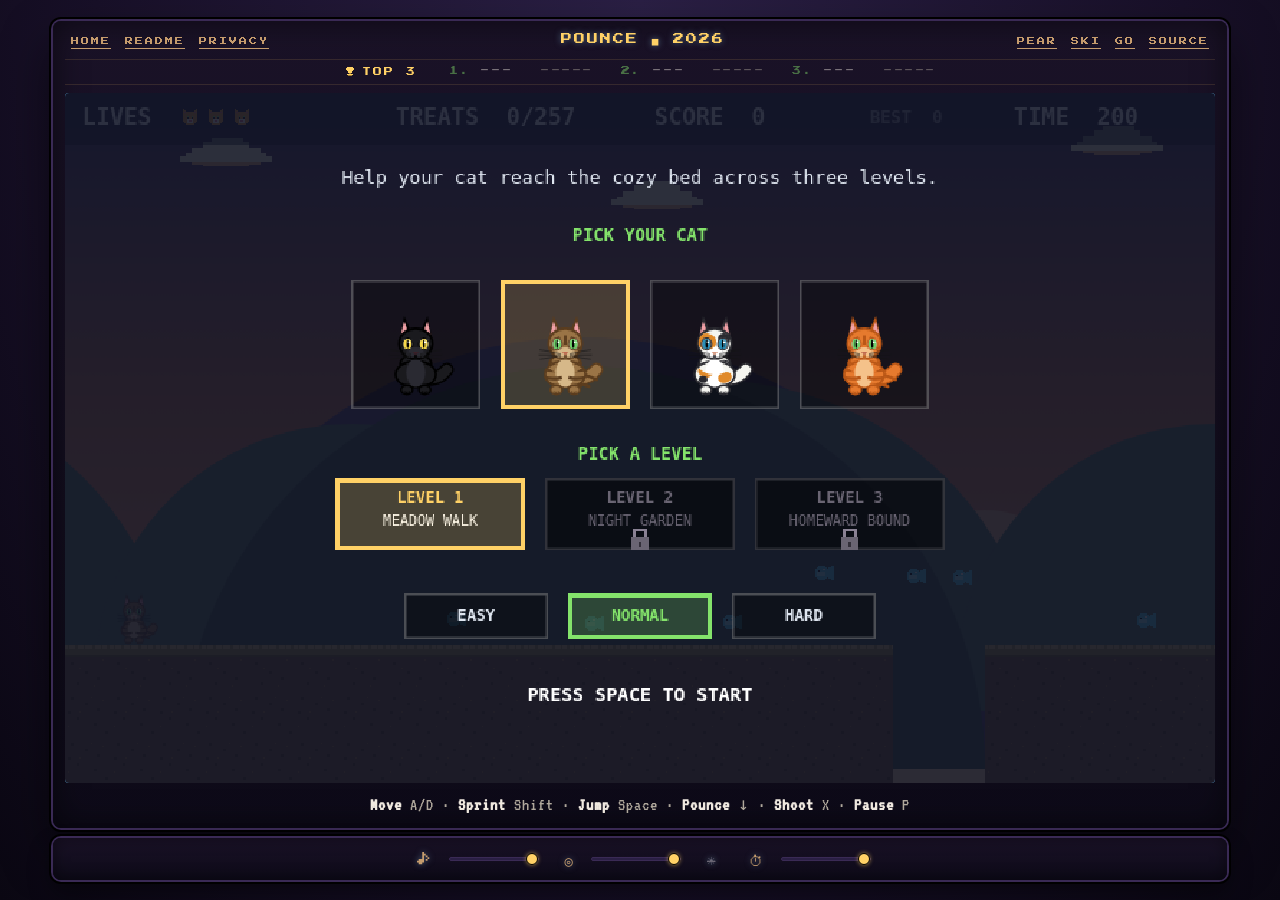
<file: index.html>
<!DOCTYPE html>
<html lang="en">
<head>
  <meta charset="UTF-8">
  <meta name="viewport" content="width=device-width, initial-scale=1">
  <title>POUNCE // A Cat Platformer</title>

  <meta name="description" content="A free browser side-scroller. Play as a cat — pick from four palettes — bounding through a hand-built tile level on the way to a cozy bed. Stomp bugs, collect treats and yarn balls, and reach the goal. Vanilla HTML / Canvas / Web Audio. No build step.">
  <link rel="canonical" href="https://pounce.mike-lee.me/">
  <meta name="theme-color" content="#1a1a2e">

  <!-- PWA manifest (makes the game installable to home screen) -->
  <link rel="manifest" href="/manifest.json">
  <meta name="apple-mobile-web-app-capable" content="yes">
  <meta name="apple-mobile-web-app-status-bar-style" content="black-translucent">
  <meta name="apple-mobile-web-app-title" content="Pounce">

  <!-- Favicons -->
  <link rel="icon" type="image/x-icon" href="/favicon.ico">
  <link rel="icon" type="image/png" sizes="16x16"   href="/favicon-16.png">
  <link rel="icon" type="image/png" sizes="32x32"   href="/favicon-32.png">
  <link rel="icon" type="image/png" sizes="48x48"   href="/favicon-48.png">
  <link rel="icon" type="image/png" sizes="64x64"   href="/favicon-64.png">
  <link rel="icon" type="image/png" sizes="96x96"   href="/favicon-96.png">
  <link rel="apple-touch-icon" sizes="180x180"      href="/apple-touch-icon.png">
  <link rel="icon" type="image/png" sizes="192x192" href="/icon-192.png">
  <link rel="icon" type="image/png" sizes="512x512" href="/icon-512.png">

  <!-- Structured data: VideoGame -->
  <script type="application/ld+json">
  {
    "@context": "https://schema.org",
    "@type": "VideoGame",
    "name": "Pounce",
    "alternateName": "pounce",
    "description": "A free browser side-scrolling platformer. Play as a cat trying to reach the cozy bed. Four selectable cat palettes, hand-built tile level, procedural pixel-art world, vector cat sprites, Web Audio synthesised SFX. Vanilla HTML / CSS / JavaScript, no build step.",
    "url": "https://pounce.mike-lee.me/",
    "image": "https://pounce.mike-lee.me/preview.png",
    "inLanguage": "en",
    "applicationCategory": "GameApplication",
    "gamePlatform": ["Web Browser"],
    "operatingSystem": "Any",
    "genre": ["Platformer", "Retro", "Side-scroller"],
    "isAccessibleForFree": true,
    "playMode": "SinglePlayer",
    "offers": {
      "@type": "Offer",
      "price": "0",
      "priceCurrency": "USD"
    },
    "author": {
      "@type": "Person",
      "name": "Mike Lee",
      "alternateName": "Whisker Leaks",
      "url": "https://www.linkedin.com/in/mikelee89/"
    },
    "publisher": {
      "@type": "Person",
      "name": "Mike Lee",
      "url": "https://mike-lee.me/"
    },
    "datePublished": "2026-04-26",
    "softwareVersion": "0.2"
  }
  </script>

  <!-- Open Graph -->
  <meta property="og:title" content="POUNCE // A Cat Platformer">
  <meta property="og:description" content="A free browser side-scroller. Play as a cat bounding through a hand-built tile level on the way to a cozy bed.">
  <meta property="og:image" content="https://pounce.mike-lee.me/preview.png">
  <meta property="og:url" content="https://pounce.mike-lee.me/">
  <meta property="og:type" content="website">
  <meta property="og:site_name" content="pounce">

  <!-- Twitter -->
  <meta name="twitter:card" content="summary_large_image">
  <meta name="twitter:title" content="POUNCE // A Cat Platformer">
  <meta name="twitter:description" content="A free browser side-scroller. Play as a cat trying to reach the cozy bed.">
  <meta name="twitter:image" content="https://pounce.mike-lee.me/preview.png">

  <link rel="stylesheet" href="style.css">
</head>
<body>
  <main class="frame">
    <div class="bezel-title">
      <span class="bezel-left">
        <a href="https://mike-lee.me/" class="bezel-link"
           target="_blank" rel="noopener noreferrer">HOME</a>
        <a href="readme.html" class="bezel-link">README</a>
        <a href="privacy.html" class="bezel-link">PRIVACY</a>
      </span>
      <span class="bezel-center">POUNCE <span class="dot">&#9632;</span> 2026</span>
      <span class="bezel-right">
        <a href="https://pear.mike-lee.me/" class="bezel-link"
           target="_blank" rel="noopener noreferrer">PEAR</a>
        <a href="https://ski.mike-lee.me/" class="bezel-link"
           target="_blank" rel="noopener noreferrer">SKI</a>
        <a href="https://go.mike-lee.me/" class="bezel-link"
           target="_blank" rel="noopener noreferrer">GO</a>
        <a href="https://github.com/ashtonmorrow/bros" class="bezel-link"
           target="_blank" rel="noopener noreferrer">SOURCE</a>
      </span>
    </div>

    <!-- Top-3 leaderboard strip. Painted from localStorage cache instantly,
         then refreshed from Supabase on load + after each submit. -->
    <div id="leaderboard" class="leaderboard" aria-label="Top three scores"></div>

    <div class="screen-wrap">
      <canvas id="game" width="800" height="480"
              aria-label="Side-scrolling cat platformer"></canvas>

      <!-- Touch controls — hidden by default, shown when body.touch-active.
           Buttons are positioned relative to the screen-wrap so they scale
           with the canvas. Each button writes to the same `keys` object the
           keyboard handlers use, so all input flows through one code path. -->
      <div class="touch-controls" aria-hidden="true">
        <div class="touch-pad">
          <button class="touch-btn touch-left"  type="button" data-key="arrowleft"  aria-label="Move left">◀</button>
          <button class="touch-btn touch-right" type="button" data-key="arrowright" aria-label="Move right">▶</button>
        </div>
        <div class="touch-actions">
          <button class="touch-btn touch-shoot"  type="button" data-key="x"          aria-label="Shoot">⨯</button>
          <button class="touch-btn touch-pounce" type="button" data-key="arrowdown"  aria-label="Down-pounce">▼</button>
          <button class="touch-btn touch-jump"   type="button" data-key=" "          aria-label="Jump">▲</button>
        </div>
      </div>

      <!-- Name-entry overlay. Hidden until the player cracks the top three;
           shown over the win / game-over screen. -->
      <div id="lb-entry" class="lb-entry hidden" role="dialog" aria-label="High score entry">
        <div class="lb-entry-title">NEW HIGH SCORE</div>
        <div class="lb-entry-row">
          <input id="lb-name-input" class="lb-name-input" type="text"
                 maxlength="5" autocomplete="off" spellcheck="false"
                 aria-label="Enter your initials, up to 5 characters">
          <button id="lb-submit" class="lb-submit" type="button">OK</button>
        </div>
        <div class="lb-entry-hint">Up to 5 characters &middot; ENTER to save</div>
      </div>
    </div>

    <p class="controls">
      <strong>Move</strong> A/D &middot;
      <strong>Sprint</strong> Shift &middot;
      <strong>Jump</strong> Space &middot;
      <strong>Pounce</strong> &darr; &middot;
      <strong>Shoot</strong> X &middot;
      <strong>Pause</strong> P
    </p>
  </main>

  <!-- Audio + accessibility — icon-only toggles, slider behind each.
       Labels live in the title attributes (tooltip on hover). -->
  <div class="frame frame-controls">
    <span class="audio-row">
      <button id="music-toggle" class="audio-icon-btn"
              type="button" aria-pressed="true"
              aria-label="Toggle music (M)"
              title="Music (M)">&#9834;</button>
      <input id="music-volume" class="audio-slider" type="range"
             min="0" max="100" step="1" value="100"
             aria-label="Music volume">
    </span>
    <span class="audio-row">
      <button id="sfx-toggle" class="audio-icon-btn"
              type="button" aria-pressed="true"
              aria-label="Toggle sound effects (N)"
              title="FX (N)">&#9678;</button>
      <input id="sfx-volume" class="audio-slider" type="range"
             min="0" max="100" step="1" value="100"
             aria-label="Sound-effects volume">
    </span>
    <button id="contrast-toggle" class="audio-icon-btn"
            type="button" aria-pressed="false"
            aria-label="Toggle high-contrast mode (C)"
            title="High Contrast (C)">&#9728;</button>
    <span class="audio-row" title="Game speed (slows the whole simulation; music keeps tempo)">
      <span class="audio-icon-btn audio-icon-static"
            aria-hidden="true">&#9201;</span>
      <input id="speed-slider" class="audio-slider" type="range"
             min="50" max="100" step="5" value="100"
             aria-label="Game speed (50% = half-speed, 100% = native)">
    </span>
  </div>

  <!-- Order matters: shared globals are defined top-down. -->
  <script src="js/sprites.js"></script>
  <script src="js/audio.js"></script>
  <script src="js/level.js"></script>
  <script src="js/game.js"></script>

  <!-- Service worker: PWA installability + offline cache. Skipped on
       file:// because the SW spec requires http(s). -->
  <script>
    if ('serviceWorker' in navigator && location.protocol.startsWith('http')) {
      window.addEventListener('load', () => {
        navigator.serviceWorker.register('/sw.js').catch(() => {});
      });
    }
  </script>
</body>
</html>
</file>
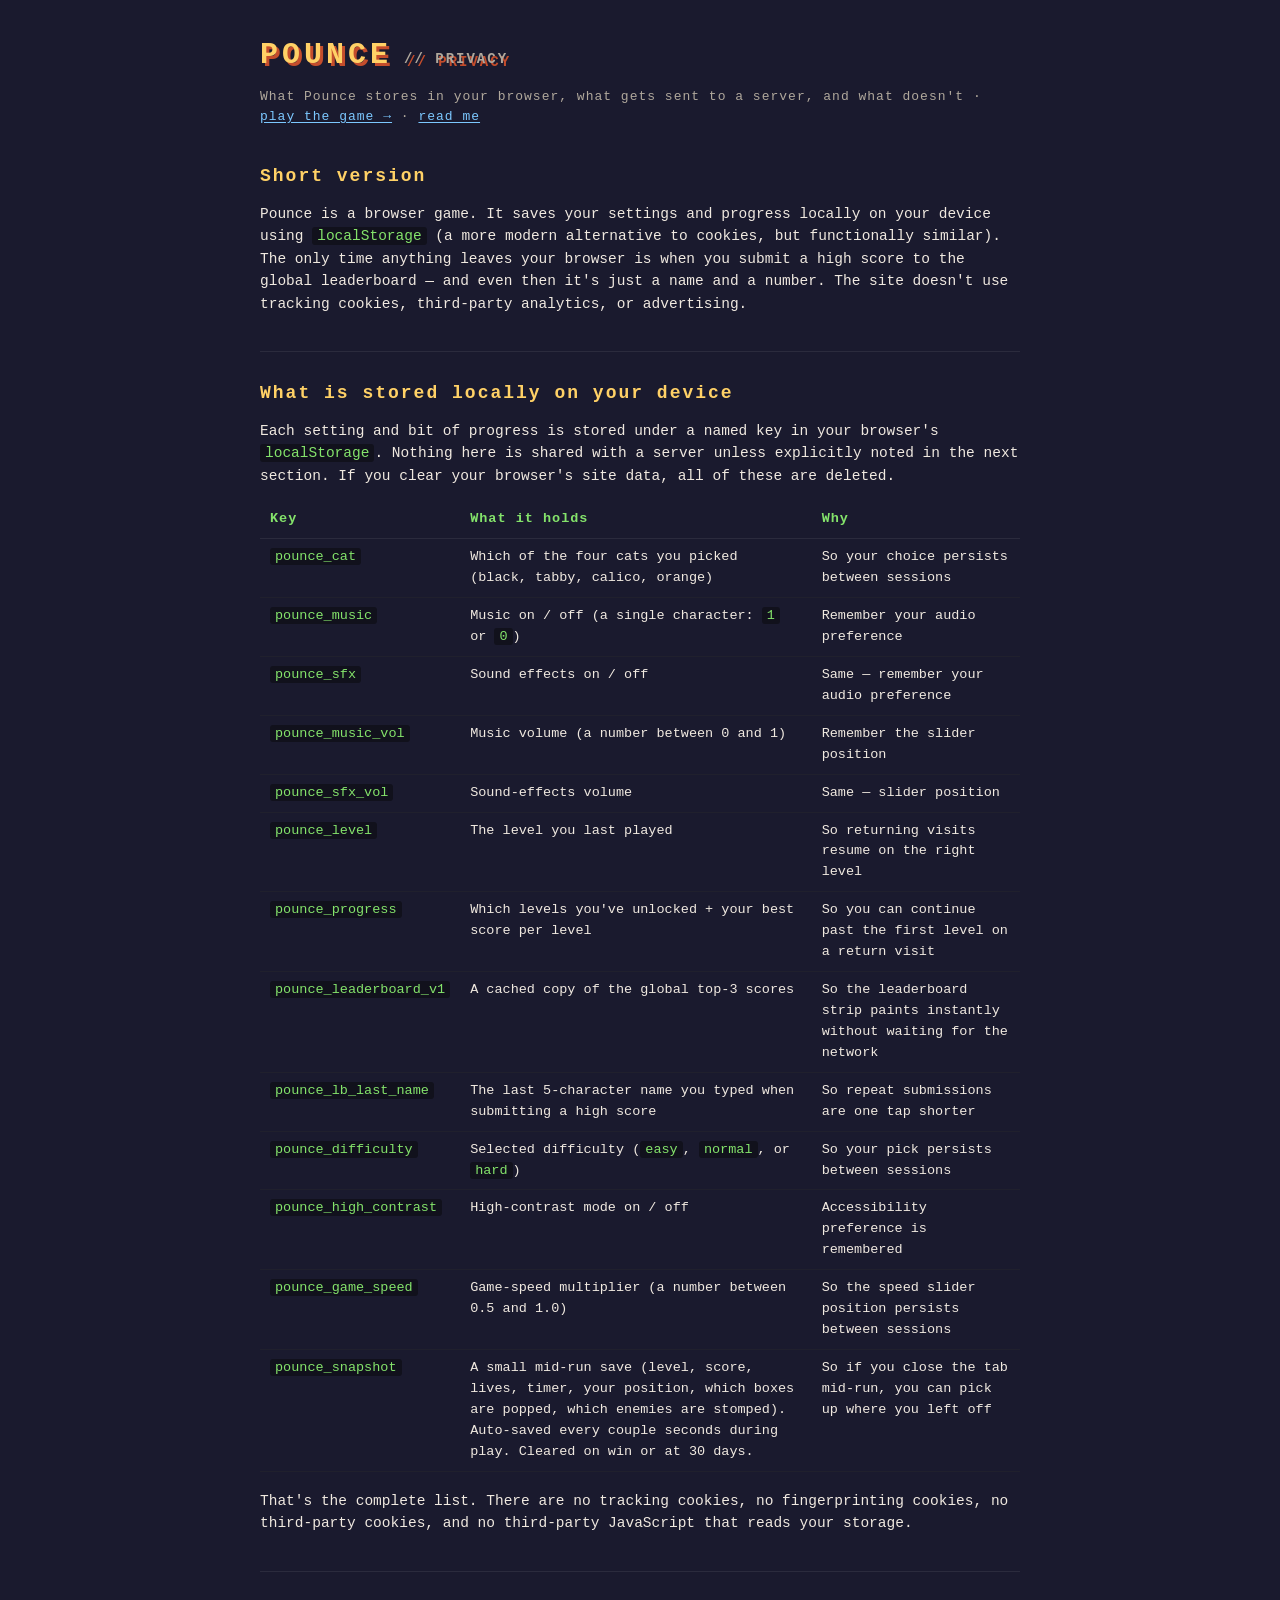
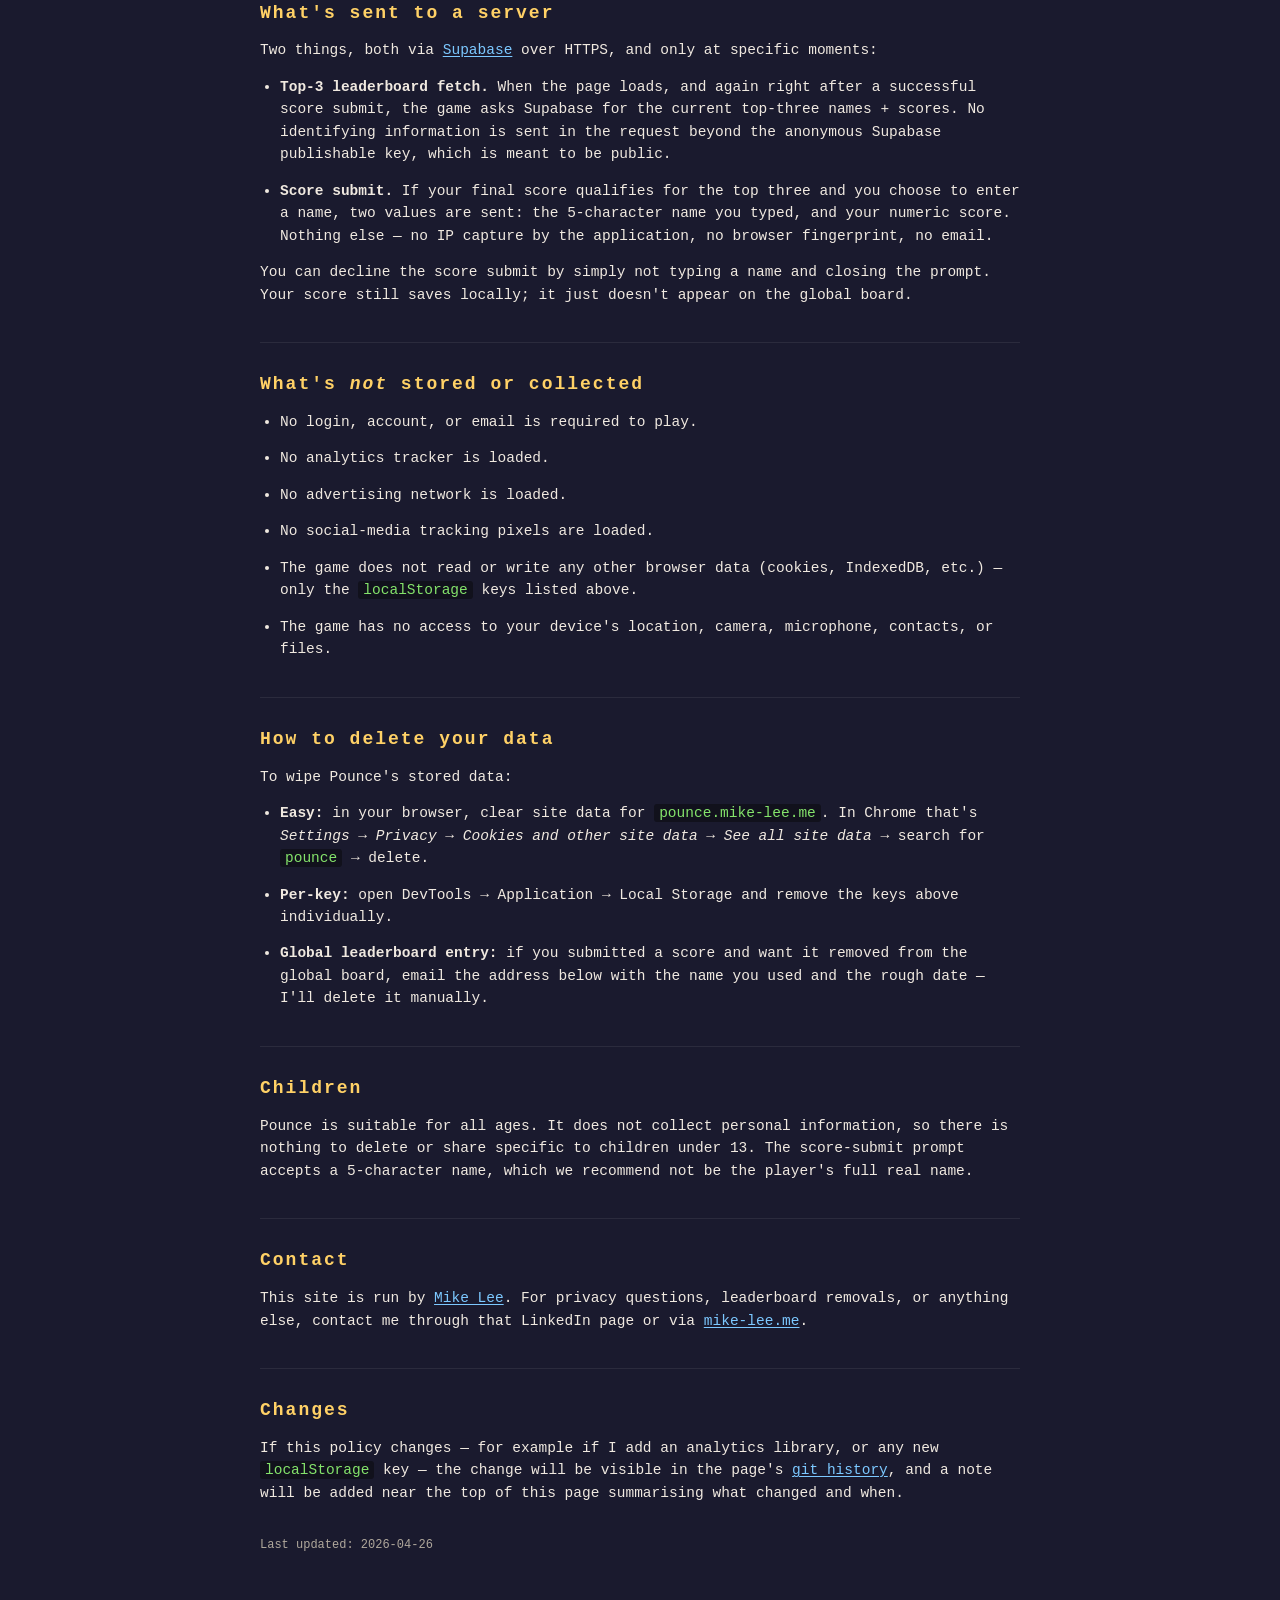
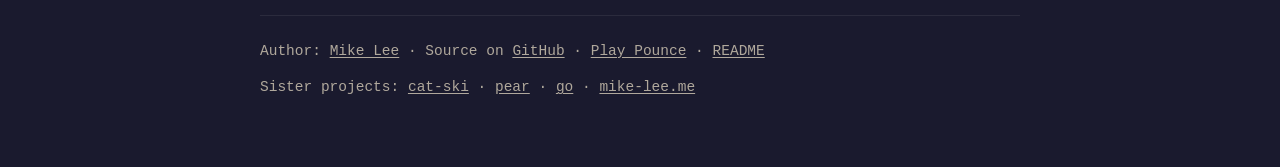
<file: privacy.html>
<!DOCTYPE html>
<html lang="en">
<head>
<meta charset="UTF-8">
<title>Privacy &mdash; Pounce</title>
<meta name="viewport" content="width=device-width, initial-scale=1">
<meta name="description" content="What Pounce stores in your browser, what gets sent to a server, and what doesn't.">
<link rel="canonical" href="https://pounce.mike-lee.me/privacy.html">
<meta name="theme-color" content="#1a1a2e">

<link rel="icon" type="image/x-icon" href="/favicon.ico">
<link rel="icon" type="image/png" sizes="16x16" href="/favicon-16.png">
<link rel="icon" type="image/png" sizes="32x32" href="/favicon-32.png">
<link rel="apple-touch-icon" sizes="180x180" href="/apple-touch-icon.png">

<style>
  :root {
    --bg:        #1a1a2e;
    --panel:    #2b2b3d;
    --ink:       #f0e9e0;
    --ink-dim:   #b0a89c;
    --accent:    #ffd166;
    --accent-2:  #84e36b;
    --link:      #7cc8ff;
  }
  * { box-sizing: border-box; margin: 0; padding: 0; }
  html, body {
    background: var(--bg);
    color: var(--ink);
    font-family: ui-monospace, "SFMono-Regular", Menlo, Consolas, monospace;
    line-height: 1.55;
  }
  body { padding: 32px 16px; }
  main { max-width: 760px; margin: 0 auto; }

  h1 {
    font-size: 30px;
    letter-spacing: 4px;
    color: var(--accent);
    text-shadow: 3px 3px 0 #c44d2c;
    margin-bottom: 8px;
  }
  h1 .label { font-size: 14px; color: var(--ink-dim); margin-left: 12px; letter-spacing: 2px; }
  h2 {
    font-size: 18px;
    color: var(--accent);
    letter-spacing: 2px;
    margin-top: 36px;
    margin-bottom: 12px;
    border-top: 1px solid var(--panel);
    padding-top: 28px;
  }
  h2:first-of-type { border-top: none; padding-top: 0; }

  p, li { font-size: 14.5px; margin-bottom: 14px; }
  a { color: var(--link); text-decoration: underline; text-underline-offset: 2px; }
  a:hover { color: var(--accent); }
  code {
    background: #11111c;
    padding: 1px 5px;
    border-radius: 3px;
    font-family: inherit;
    color: var(--accent-2);
  }

  table {
    width: 100%;
    border-collapse: collapse;
    margin: 8px 0 18px;
    font-size: 13.5px;
  }
  th, td { padding: 8px 10px; vertical-align: top; }
  th {
    text-align: left;
    color: var(--accent-2);
    border-bottom: 1px solid var(--panel);
    letter-spacing: 1px;
  }
  td { border-bottom: 1px solid #20202d; }

  footer {
    margin-top: 60px;
    padding-top: 24px;
    border-top: 1px solid var(--panel);
    font-size: 12px;
    color: var(--ink-dim);
  }
  footer a { color: var(--ink-dim); }
</style>
</head>
<body>
<main>
  <h1>POUNCE<span class="label">// PRIVACY</span></h1>
  <p style="color: var(--ink-dim); font-size: 13px; letter-spacing: 1px;">
    What Pounce stores in your browser, what gets sent to a server, and
    what doesn't &middot;
    <a href="/">play the game &rarr;</a> &middot;
    <a href="/readme.html">read me</a>
  </p>

  <h2>Short version</h2>

  <p>Pounce is a browser game. It saves your settings and progress
    locally on your device using <code>localStorage</code> (a more
    modern alternative to cookies, but functionally similar). The only
    time anything leaves your browser is when you submit a high score
    to the global leaderboard — and even then it's just a name and a
    number. The site doesn't use tracking cookies, third-party
    analytics, or advertising.</p>

  <h2>What is stored locally on your device</h2>

  <p>Each setting and bit of progress is stored under a named key in
    your browser's <code>localStorage</code>. Nothing here is shared
    with a server unless explicitly noted in the next section. If you
    clear your browser's site data, all of these are deleted.</p>

  <table>
    <thead>
      <tr><th>Key</th><th>What it holds</th><th>Why</th></tr>
    </thead>
    <tbody>
      <tr><td><code>pounce_cat</code></td>
          <td>Which of the four cats you picked (black, tabby, calico, orange)</td>
          <td>So your choice persists between sessions</td></tr>
      <tr><td><code>pounce_music</code></td>
          <td>Music on / off (a single character: <code>1</code> or <code>0</code>)</td>
          <td>Remember your audio preference</td></tr>
      <tr><td><code>pounce_sfx</code></td>
          <td>Sound effects on / off</td>
          <td>Same — remember your audio preference</td></tr>
      <tr><td><code>pounce_music_vol</code></td>
          <td>Music volume (a number between 0 and 1)</td>
          <td>Remember the slider position</td></tr>
      <tr><td><code>pounce_sfx_vol</code></td>
          <td>Sound-effects volume</td>
          <td>Same — slider position</td></tr>
      <tr><td><code>pounce_level</code></td>
          <td>The level you last played</td>
          <td>So returning visits resume on the right level</td></tr>
      <tr><td><code>pounce_progress</code></td>
          <td>Which levels you've unlocked + your best score per level</td>
          <td>So you can continue past the first level on a return visit</td></tr>
      <tr><td><code>pounce_leaderboard_v1</code></td>
          <td>A cached copy of the global top-3 scores</td>
          <td>So the leaderboard strip paints instantly without waiting for the network</td></tr>
      <tr><td><code>pounce_lb_last_name</code></td>
          <td>The last 5-character name you typed when submitting a high score</td>
          <td>So repeat submissions are one tap shorter</td></tr>
      <tr><td><code>pounce_difficulty</code></td>
          <td>Selected difficulty (<code>easy</code>, <code>normal</code>, or <code>hard</code>)</td>
          <td>So your pick persists between sessions</td></tr>
      <tr><td><code>pounce_high_contrast</code></td>
          <td>High-contrast mode on / off</td>
          <td>Accessibility preference is remembered</td></tr>
      <tr><td><code>pounce_game_speed</code></td>
          <td>Game-speed multiplier (a number between 0.5 and 1.0)</td>
          <td>So the speed slider position persists between sessions</td></tr>
      <tr><td><code>pounce_snapshot</code></td>
          <td>A small mid-run save (level, score, lives, timer, your position, which boxes are popped, which enemies are stomped). Auto-saved every couple seconds during play. Cleared on win or at 30 days.</td>
          <td>So if you close the tab mid-run, you can pick up where you left off</td></tr>
    </tbody>
  </table>

  <p>That's the complete list. There are no tracking cookies, no
    fingerprinting cookies, no third-party cookies, and no
    third-party JavaScript that reads your storage.</p>

  <h2>What's sent to a server</h2>

  <p>Two things, both via <a href="https://supabase.com/">Supabase</a>
    over HTTPS, and only at specific moments:</p>

  <ul style="padding-left: 20px;">
    <li><strong>Top-3 leaderboard fetch.</strong> When the page loads,
      and again right after a successful score submit, the game asks
      Supabase for the current top-three names + scores. No
      identifying information is sent in the request beyond the
      anonymous Supabase publishable key, which is meant to be
      public.</li>
    <li><strong>Score submit.</strong> If your final score qualifies
      for the top three and you choose to enter a name, two values
      are sent: the 5-character name you typed, and your numeric
      score. Nothing else — no IP capture by the application, no
      browser fingerprint, no email.</li>
  </ul>

  <p>You can decline the score submit by simply not typing a name and
    closing the prompt. Your score still saves locally; it just doesn't
    appear on the global board.</p>

  <h2>What's <em>not</em> stored or collected</h2>

  <ul style="padding-left: 20px;">
    <li>No login, account, or email is required to play.</li>
    <li>No analytics tracker is loaded.</li>
    <li>No advertising network is loaded.</li>
    <li>No social-media tracking pixels are loaded.</li>
    <li>The game does not read or write any other browser data
      (cookies, IndexedDB, etc.) — only the
      <code>localStorage</code> keys listed above.</li>
    <li>The game has no access to your device's location, camera,
      microphone, contacts, or files.</li>
  </ul>

  <h2>How to delete your data</h2>

  <p>To wipe Pounce's stored data:</p>

  <ul style="padding-left: 20px;">
    <li><strong>Easy:</strong> in your browser, clear site data for
      <code>pounce.mike-lee.me</code>. In Chrome that's <em>Settings
      &rarr; Privacy &rarr; Cookies and other site data &rarr; See all
      site data</em> &rarr; search for <code>pounce</code> &rarr;
      delete.</li>
    <li><strong>Per-key:</strong> open DevTools &rarr; Application
      &rarr; Local Storage and remove the keys above individually.</li>
    <li><strong>Global leaderboard entry:</strong> if you submitted a
      score and want it removed from the global board, email the
      address below with the name you used and the rough date — I'll
      delete it manually.</li>
  </ul>

  <h2>Children</h2>

  <p>Pounce is suitable for all ages. It does not collect personal
    information, so there is nothing to delete or share specific to
    children under 13. The score-submit prompt accepts a 5-character
    name, which we recommend not be the player's full real name.</p>

  <h2>Contact</h2>

  <p>This site is run by <a href="https://www.linkedin.com/in/mikelee89/">Mike Lee</a>.
    For privacy questions, leaderboard removals, or anything else,
    contact me through that LinkedIn page or via
    <a href="https://mike-lee.me/">mike-lee.me</a>.</p>

  <h2>Changes</h2>

  <p>If this policy changes — for example if I add an analytics
    library, or any new <code>localStorage</code> key — the change
    will be visible in the page's <a href="https://github.com/ashtonmorrow/bros">git
    history</a>, and a note will be added near the top of this page
    summarising what changed and when.</p>

  <p style="color: var(--ink-dim); font-size: 12px; margin-top: 32px;">
    Last updated: 2026-04-26
  </p>

  <footer>
    <p>Author: <a href="https://www.linkedin.com/in/mikelee89/">Mike Lee</a>
       &middot; Source on <a href="https://github.com/ashtonmorrow/bros">GitHub</a>
       &middot; <a href="/">Play Pounce</a>
       &middot; <a href="/readme.html">README</a>
    </p>
    <p>Sister projects:
       <a href="https://ski.mike-lee.me/">cat-ski</a> &middot;
       <a href="https://pear.mike-lee.me/">pear</a> &middot;
       <a href="https://go.mike-lee.me/">go</a> &middot;
       <a href="https://mike-lee.me/">mike-lee.me</a>
    </p>
  </footer>
</main>
</body>
</html>
</file>
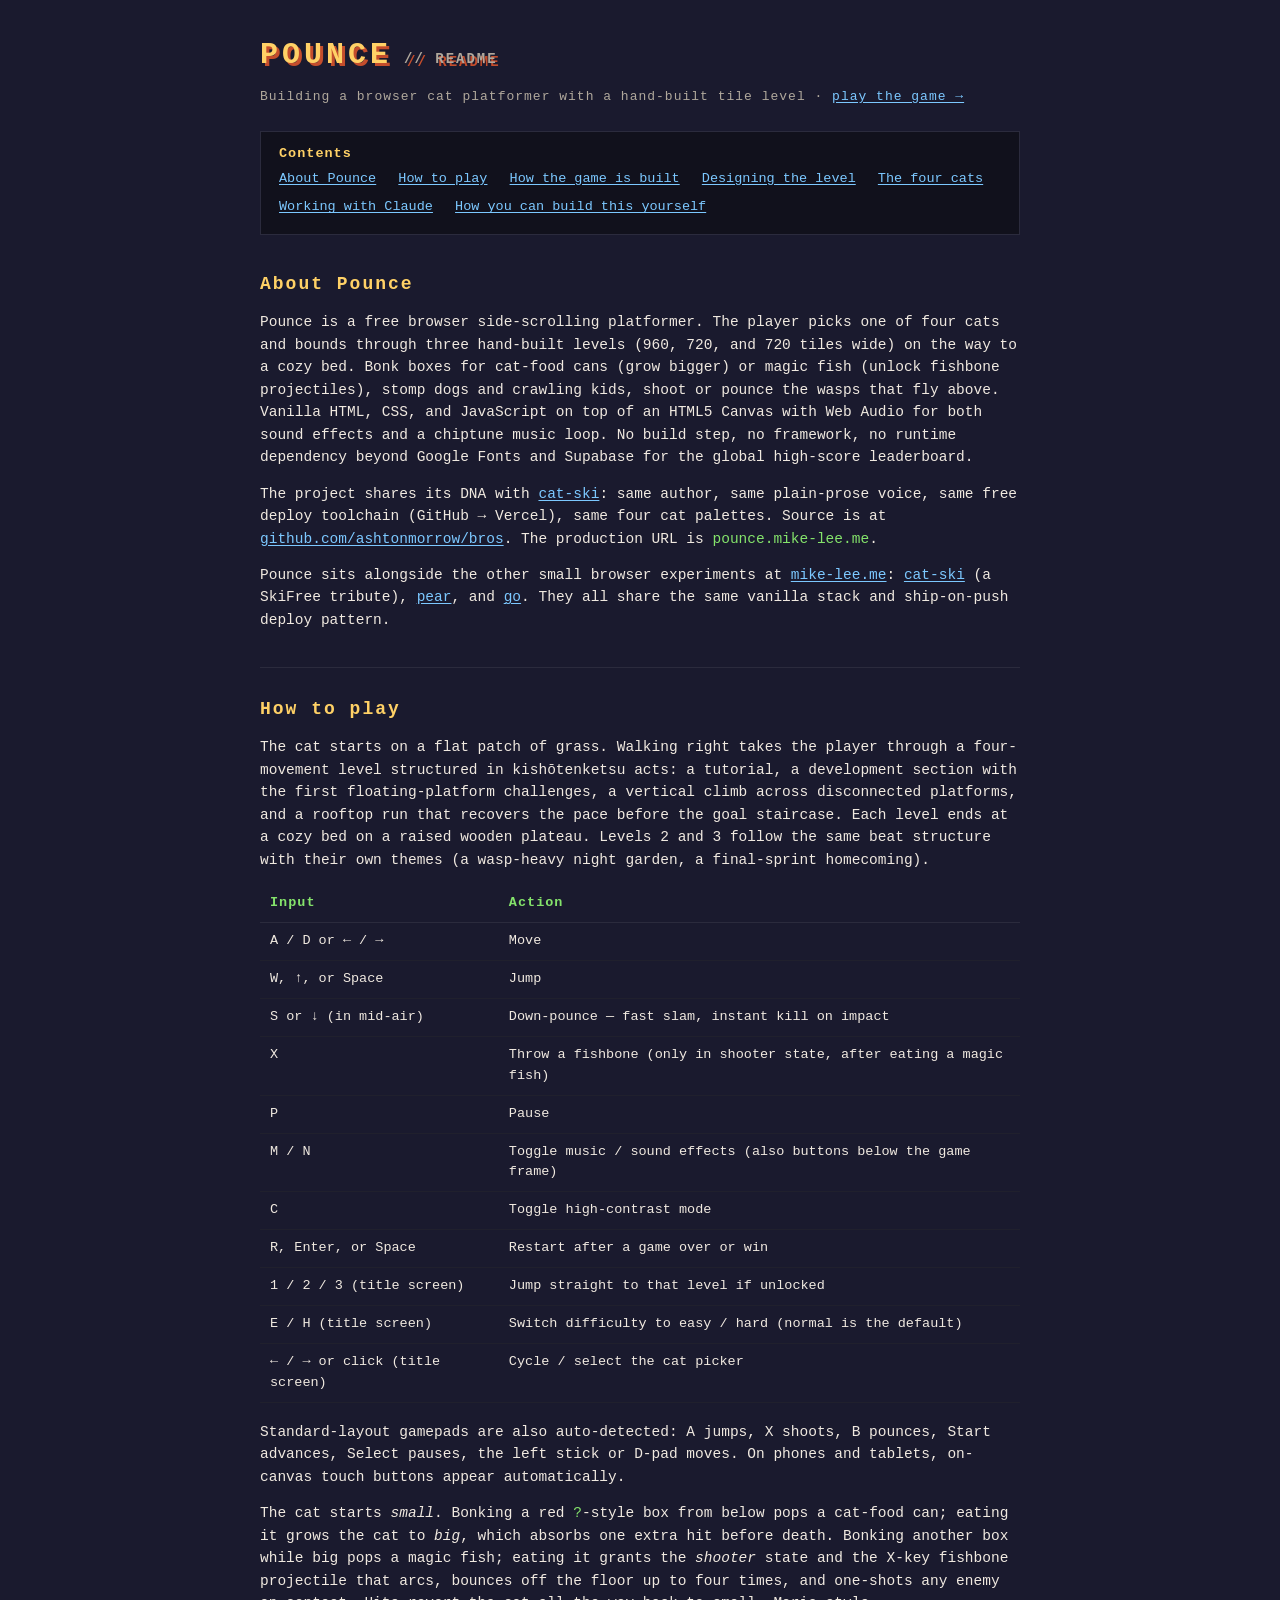
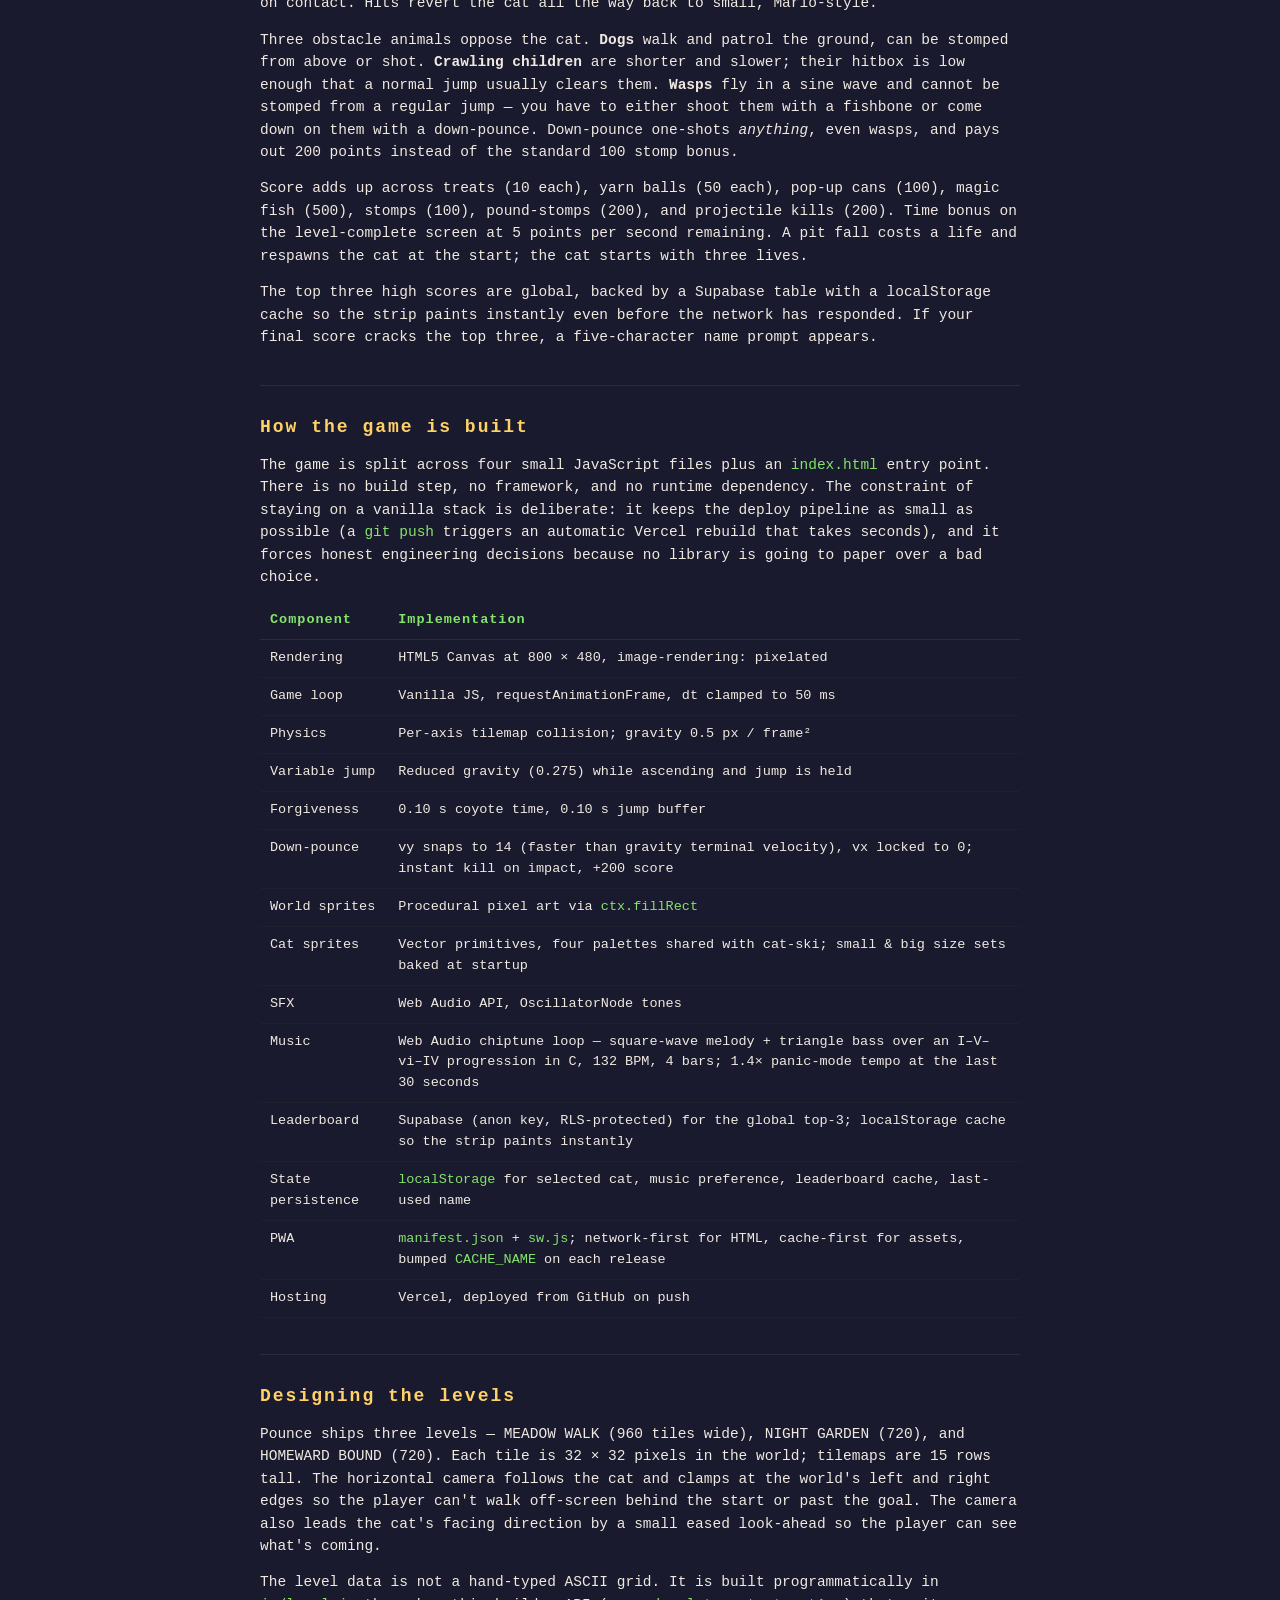
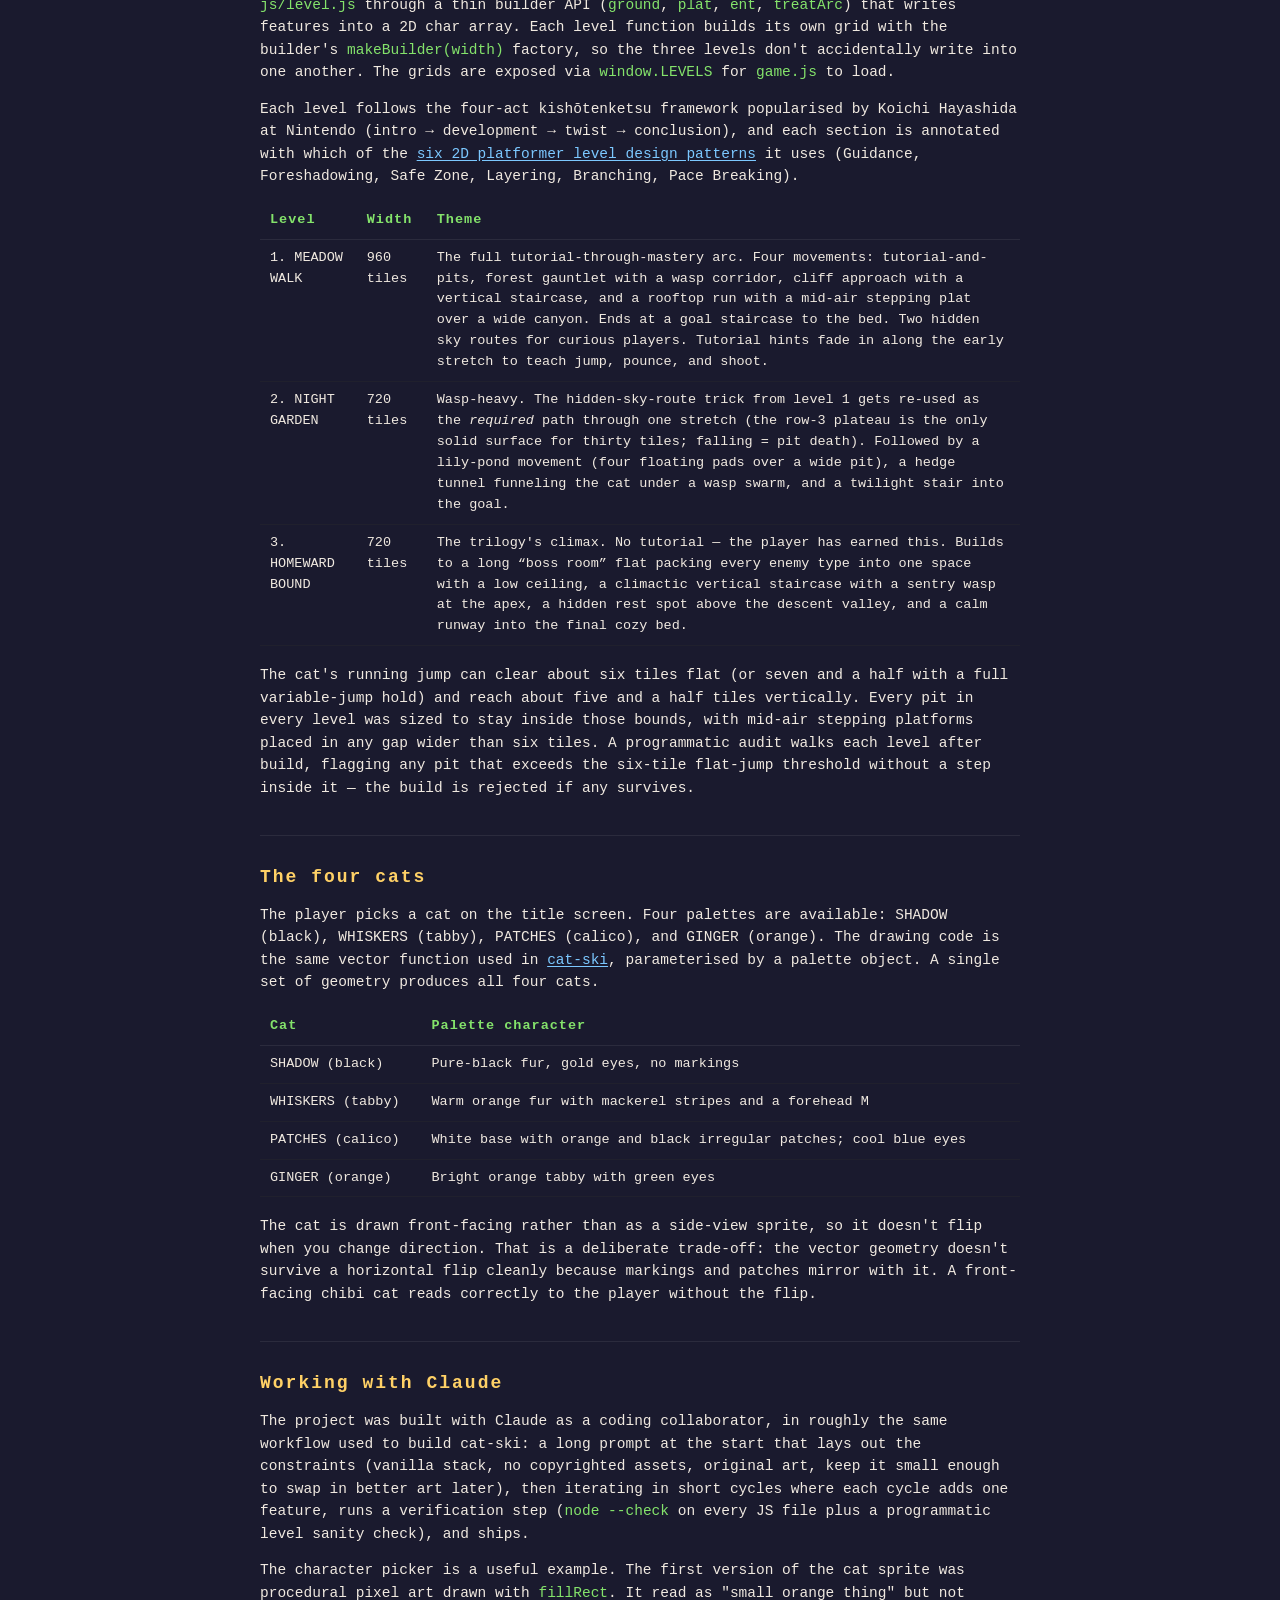
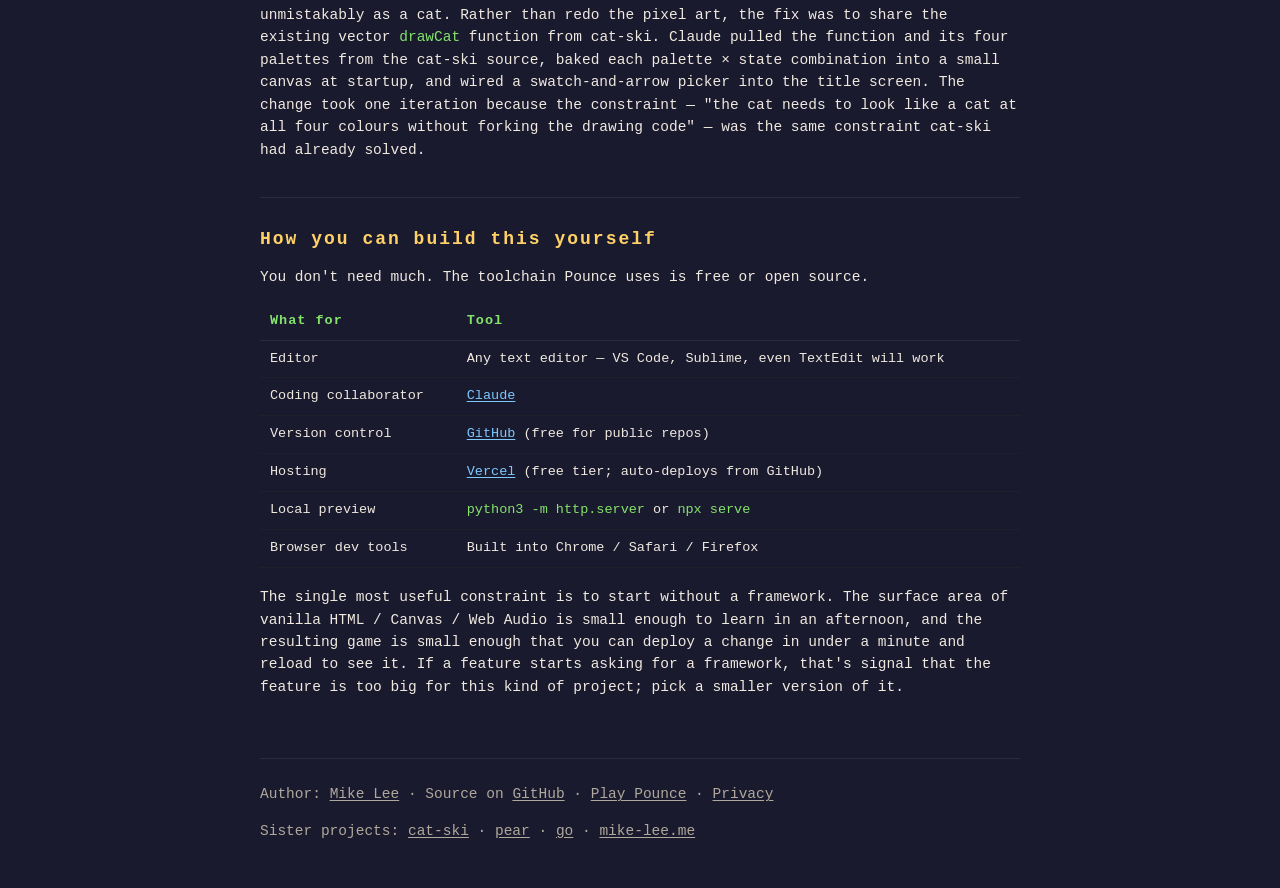
<file: readme.html>
<!DOCTYPE html>
<html lang="en">
<head>
<meta charset="UTF-8">
<title>Building Pounce, a Browser Cat Platformer | Pounce README</title>
<meta name="viewport" content="width=device-width, initial-scale=1">

<meta name="description" content="A walkthrough of building Pounce, a free browser side-scrolling cat platformer. Covers the tile-based level architecture, the four-act kishōtenketsu pacing applied across three levels, the vector cat sprites shared with the cat-ski project, and the free toolchain (vanilla HTML, GitHub, Vercel) used to ship it.">
<meta name="keywords" content="pounce, browser game, javascript platformer, cat platformer, html5 canvas, kishotenketsu level design, web audio api, claude ai">
<link rel="canonical" href="https://pounce.mike-lee.me/readme.html">

<!-- Open Graph -->
<meta property="og:type" content="article">
<meta property="og:title" content="Building Pounce, a Browser Cat Platformer">
<meta property="og:description" content="Walkthrough of building Pounce, a browser cat platformer, with kishōtenketsu pacing across three levels, vector cat sprites shared with cat-ski, and a vanilla HTML / Canvas / Web Audio stack.">
<meta property="og:image" content="https://pounce.mike-lee.me/preview.png">
<meta property="og:url" content="https://pounce.mike-lee.me/readme.html">
<meta property="og:site_name" content="pounce">
<meta property="article:author" content="Mike Lee">
<meta property="article:published_time" content="2026-04-26">

<!-- Twitter -->
<meta name="twitter:card" content="summary_large_image">
<meta name="twitter:title" content="Building Pounce, a Browser Cat Platformer">
<meta name="twitter:description" content="Walkthrough of building a browser cat platformer with kishōtenketsu level pacing and a vanilla HTML stack.">
<meta name="twitter:image" content="https://pounce.mike-lee.me/preview.png">

<link rel="icon" type="image/x-icon" href="/favicon.ico">
<link rel="icon" type="image/png" sizes="16x16"   href="/favicon-16.png">
<link rel="icon" type="image/png" sizes="32x32"   href="/favicon-32.png">
<link rel="icon" type="image/png" sizes="48x48"   href="/favicon-48.png">
<link rel="apple-touch-icon" sizes="180x180"      href="/apple-touch-icon.png">
<link rel="icon" type="image/png" sizes="192x192" href="/icon-192.png">
<link rel="icon" type="image/png" sizes="512x512" href="/icon-512.png">
<meta name="theme-color" content="#1a1a2e">

<!-- Structured data: TechArticle -->
<script type="application/ld+json">
{
  "@context": "https://schema.org",
  "@type": "TechArticle",
  "headline": "Building Pounce, a Browser Cat Platformer",
  "alternativeHeadline": "Applying kishōtenketsu pacing to a hand-built tile level",
  "description": "A walkthrough of building Pounce, a free browser side-scrolling cat platformer. Covers tile-based level architecture, four-act level pacing, vector cat sprites shared with the cat-ski project, and the free toolchain (vanilla HTML, GitHub, Vercel) used to ship it.",
  "image": "https://pounce.mike-lee.me/preview.png",
  "datePublished": "2026-04-26",
  "dateModified": "2026-04-26",
  "inLanguage": "en",
  "isAccessibleForFree": true,
  "proficiencyLevel": "Beginner",
  "about": [
    { "@type": "Thing", "name": "Browser game development" },
    { "@type": "Thing", "name": "2D platformer level design" },
    { "@type": "Thing", "name": "Kishōtenketsu" },
    { "@type": "Thing", "name": "HTML5 Canvas" },
    { "@type": "Thing", "name": "Web Audio API" },
    { "@type": "Thing", "name": "Claude AI" }
  ],
  "author": {
    "@type": "Person",
    "name": "Mike Lee",
    "alternateName": "Whisker Leaks",
    "url": "https://www.linkedin.com/in/mikelee89/"
  },
  "publisher": {
    "@type": "Person",
    "name": "Mike Lee",
    "url": "https://mike-lee.me/"
  },
  "mainEntityOfPage": {
    "@type": "WebPage",
    "@id": "https://pounce.mike-lee.me/readme.html"
  },
  "isPartOf": {
    "@type": "CreativeWorkSeries",
    "name": "Browser games built with Claude",
    "url": "https://mike-lee.me/"
  }
}
</script>

<style>
  :root {
    --bg:        #1a1a2e;
    --panel:    #2b2b3d;
    --ink:       #f0e9e0;
    --ink-dim:   #b0a89c;
    --accent:    #ffd166;
    --accent-2:  #84e36b;
    --link:      #7cc8ff;
  }
  * { box-sizing: border-box; margin: 0; padding: 0; }

  html, body {
    background: var(--bg);
    color: var(--ink);
    font-family: ui-monospace, "SFMono-Regular", Menlo, Consolas, monospace;
    line-height: 1.55;
  }
  body { padding: 32px 16px; }
  main { max-width: 760px; margin: 0 auto; }

  h1 {
    font-size: 30px;
    letter-spacing: 4px;
    color: var(--accent);
    text-shadow: 3px 3px 0 #c44d2c;
    margin-bottom: 8px;
  }
  h1 .label { font-size: 14px; color: var(--ink-dim); margin-left: 12px; letter-spacing: 2px; }
  h2 {
    font-size: 18px;
    color: var(--accent);
    letter-spacing: 2px;
    margin-top: 36px;
    margin-bottom: 12px;
    border-top: 1px solid var(--panel);
    padding-top: 28px;
  }
  h2:first-of-type { border-top: none; padding-top: 0; }

  p, li { font-size: 14.5px; margin-bottom: 14px; }
  a { color: var(--link); text-decoration: underline; text-underline-offset: 2px; }
  a:hover { color: var(--accent); }

  table {
    width: 100%;
    border-collapse: collapse;
    margin: 8px 0 18px;
    font-size: 13.5px;
  }
  th, td { padding: 8px 10px; vertical-align: top; }
  th {
    text-align: left;
    color: var(--accent-2);
    border-bottom: 1px solid var(--panel);
    letter-spacing: 1px;
  }
  td { border-bottom: 1px solid #20202d; }

  code, pre { font-family: inherit; }
  code { color: var(--accent-2); }
  pre {
    background: #11111c;
    border: 1px solid var(--panel);
    padding: 12px;
    overflow-x: auto;
    font-size: 13px;
    margin-bottom: 14px;
  }

  .toc {
    background: #11111c;
    border: 1px solid var(--panel);
    padding: 12px 18px;
    margin: 24px 0 8px;
    font-size: 13.5px;
  }
  .toc strong { color: var(--accent); letter-spacing: 1px; }
  .toc a { display: inline-block; margin: 4px 14px 4px 0; }

  footer {
    margin-top: 60px;
    padding-top: 24px;
    border-top: 1px solid var(--panel);
    font-size: 12px;
    color: var(--ink-dim);
  }
  footer a { color: var(--ink-dim); }
</style>
</head>
<body>
<main>
  <h1>POUNCE<span class="label">// README</span></h1>
  <p style="color: var(--ink-dim); font-size: 13px; letter-spacing: 1px;">
    Building a browser cat platformer with a hand-built tile level &middot;
    <a href="/">play the game &rarr;</a>
  </p>

  <nav class="toc">
    <strong>Contents</strong><br>
    <a href="#about">About Pounce</a>
    <a href="#play">How to play</a>
    <a href="#build">How the game is built</a>
    <a href="#level">Designing the level</a>
    <a href="#cats">The four cats</a>
    <a href="#claude">Working with Claude</a>
    <a href="#diy">How you can build this yourself</a>
  </nav>

  <h2 id="about">About Pounce</h2>

  <p>Pounce is a free browser side-scrolling platformer. The player picks
    one of four cats and bounds through three hand-built levels (960, 720,
    and 720 tiles wide) on the way to a cozy bed. Bonk boxes for cat-food
    cans (grow bigger) or magic fish (unlock fishbone projectiles), stomp
    dogs and crawling kids, shoot or pounce the wasps that fly above.
    Vanilla HTML, CSS, and JavaScript on top of an HTML5 Canvas with Web
    Audio for both sound effects and a chiptune music loop. No build step,
    no framework, no runtime dependency beyond Google Fonts and Supabase
    for the global high-score leaderboard.</p>

  <p>The project shares its DNA with
    <a href="https://ski.mike-lee.me/">cat-ski</a>: same author, same
    plain-prose voice, same free deploy toolchain (GitHub &rarr; Vercel),
    same four cat palettes. Source is at
    <a href="https://github.com/ashtonmorrow/bros">github.com/ashtonmorrow/bros</a>.
    The production URL is <code>pounce.mike-lee.me</code>.</p>

  <p>Pounce sits alongside the other small browser experiments at
    <a href="https://mike-lee.me/">mike-lee.me</a>:
    <a href="https://ski.mike-lee.me/">cat-ski</a> (a SkiFree tribute),
    <a href="https://pear.mike-lee.me/">pear</a>, and
    <a href="https://go.mike-lee.me/">go</a>. They all share the same vanilla
    stack and ship-on-push deploy pattern.</p>

  <h2 id="play">How to play</h2>

  <p>The cat starts on a flat patch of grass. Walking right takes the
    player through a four-movement level structured in kishōtenketsu acts:
    a tutorial, a development section with the first floating-platform
    challenges, a vertical climb across disconnected platforms, and a
    rooftop run that recovers the pace before the goal staircase. Each
    level ends at a cozy bed on a raised wooden plateau. Levels 2 and 3
    follow the same beat structure with their own themes (a wasp-heavy
    night garden, a final-sprint homecoming).</p>

  <table>
    <thead>
      <tr><th>Input</th><th>Action</th></tr>
    </thead>
    <tbody>
      <tr><td>A / D or &larr; / &rarr;</td><td>Move</td></tr>
      <tr><td>W, &uarr;, or Space</td><td>Jump</td></tr>
      <tr><td>S or &darr; (in mid-air)</td><td>Down-pounce &mdash; fast slam, instant kill on impact</td></tr>
      <tr><td>X</td><td>Throw a fishbone (only in shooter state, after eating a magic fish)</td></tr>
      <tr><td>P</td><td>Pause</td></tr>
      <tr><td>M / N</td><td>Toggle music / sound effects (also buttons below the game frame)</td></tr>
      <tr><td>C</td><td>Toggle high-contrast mode</td></tr>
      <tr><td>R, Enter, or Space</td><td>Restart after a game over or win</td></tr>
      <tr><td>1 / 2 / 3 (title screen)</td><td>Jump straight to that level if unlocked</td></tr>
      <tr><td>E / H (title screen)</td><td>Switch difficulty to easy / hard (normal is the default)</td></tr>
      <tr><td>&larr; / &rarr; or click (title screen)</td><td>Cycle / select the cat picker</td></tr>
    </tbody>
  </table>

  <p>Standard-layout gamepads are also auto-detected: A jumps, X shoots,
    B pounces, Start advances, Select pauses, the left stick or D-pad
    moves. On phones and tablets, on-canvas touch buttons appear
    automatically.</p>

  <p>The cat starts <em>small</em>. Bonking a red <code>?</code>-style box from
    below pops a cat-food can; eating it grows the cat to <em>big</em>, which
    absorbs one extra hit before death. Bonking another box while big pops a
    magic fish; eating it grants the <em>shooter</em> state and the X-key
    fishbone projectile that arcs, bounces off the floor up to four times, and
    one-shots any enemy on contact. Hits revert the cat all the way back to
    small, Mario-style.</p>

  <p>Three obstacle animals oppose the cat. <strong>Dogs</strong> walk and
    patrol the ground, can be stomped from above or shot. <strong>Crawling
    children</strong> are shorter and slower; their hitbox is low enough that
    a normal jump usually clears them. <strong>Wasps</strong> fly in a sine
    wave and cannot be stomped from a regular jump — you have to either shoot
    them with a fishbone or come down on them with a down-pounce. Down-pounce
    one-shots <em>anything</em>, even wasps, and pays out 200 points instead of
    the standard 100 stomp bonus.</p>

  <p>Score adds up across treats (10 each), yarn balls (50 each), pop-up cans
    (100), magic fish (500), stomps (100), pound-stomps (200), and projectile
    kills (200). Time bonus on the level-complete screen at 5 points per
    second remaining. A pit fall costs a life and respawns the cat at the
    start; the cat starts with three lives.</p>

  <p>The top three high scores are global, backed by a Supabase table with
    a localStorage cache so the strip paints instantly even before the
    network has responded. If your final score cracks the top three, a
    five-character name prompt appears.</p>

  <h2 id="build">How the game is built</h2>

  <p>The game is split across four small JavaScript files plus an
    <code>index.html</code> entry point. There is no build step, no framework,
    and no runtime dependency. The constraint of staying on a vanilla stack is
    deliberate: it keeps the deploy pipeline as small as possible (a
    <code>git push</code> triggers an automatic Vercel rebuild that takes
    seconds), and it forces honest engineering decisions because no library is
    going to paper over a bad choice.</p>

  <table>
    <thead>
      <tr><th>Component</th><th>Implementation</th></tr>
    </thead>
    <tbody>
      <tr><td>Rendering</td><td>HTML5 Canvas at 800 &times; 480, image-rendering: pixelated</td></tr>
      <tr><td>Game loop</td><td>Vanilla JS, requestAnimationFrame, dt clamped to 50 ms</td></tr>
      <tr><td>Physics</td><td>Per-axis tilemap collision; gravity 0.5 px / frame²</td></tr>
      <tr><td>Variable jump</td><td>Reduced gravity (0.275) while ascending and jump is held</td></tr>
      <tr><td>Forgiveness</td><td>0.10 s coyote time, 0.10 s jump buffer</td></tr>
      <tr><td>Down-pounce</td><td>vy snaps to 14 (faster than gravity terminal velocity), vx locked to 0; instant kill on impact, +200 score</td></tr>
      <tr><td>World sprites</td><td>Procedural pixel art via <code>ctx.fillRect</code></td></tr>
      <tr><td>Cat sprites</td><td>Vector primitives, four palettes shared with cat-ski; small &amp; big size sets baked at startup</td></tr>
      <tr><td>SFX</td><td>Web Audio API, OscillatorNode tones</td></tr>
      <tr><td>Music</td><td>Web Audio chiptune loop — square-wave melody + triangle bass over an I&ndash;V&ndash;vi&ndash;IV progression in C, 132 BPM, 4 bars; 1.4&times; panic-mode tempo at the last 30 seconds</td></tr>
      <tr><td>Leaderboard</td><td>Supabase (anon key, RLS-protected) for the global top-3; localStorage cache so the strip paints instantly</td></tr>
      <tr><td>State persistence</td><td><code>localStorage</code> for selected cat, music preference, leaderboard cache, last-used name</td></tr>
      <tr><td>PWA</td><td><code>manifest.json</code> + <code>sw.js</code>; network-first for HTML, cache-first for assets, bumped <code>CACHE_NAME</code> on each release</td></tr>
      <tr><td>Hosting</td><td>Vercel, deployed from GitHub on push</td></tr>
    </tbody>
  </table>

  <h2 id="level">Designing the levels</h2>

  <p>Pounce ships three levels &mdash; MEADOW WALK (960 tiles wide), NIGHT
    GARDEN (720), and HOMEWARD BOUND (720). Each tile is 32 &times; 32
    pixels in the world; tilemaps are 15 rows tall. The horizontal camera
    follows the cat and clamps at the world's left and right edges so the
    player can't walk off-screen behind the start or past the goal. The
    camera also leads the cat's facing direction by a small eased
    look-ahead so the player can see what's coming.</p>

  <p>The level data is not a hand-typed ASCII grid. It is built
    programmatically in <code>js/level.js</code> through a thin builder API
    (<code>ground</code>, <code>plat</code>, <code>ent</code>,
    <code>treatArc</code>) that writes features into a 2D char array. Each
    level function builds its own grid with the builder's
    <code>makeBuilder(width)</code> factory, so the three levels don't
    accidentally write into one another. The grids are exposed via
    <code>window.LEVELS</code> for <code>game.js</code> to load.</p>

  <p>Each level follows the four-act kishōtenketsu framework popularised
    by Koichi Hayashida at Nintendo (intro &rarr; development &rarr; twist
    &rarr; conclusion), and each section is annotated with which of the
    <a href="https://www.gamedeveloper.com/design/level-design-patterns-in-2d-games">six 2D platformer level design patterns</a>
    it uses (Guidance, Foreshadowing, Safe Zone, Layering, Branching,
    Pace Breaking).</p>

  <table>
    <thead>
      <tr><th>Level</th><th>Width</th><th>Theme</th></tr>
    </thead>
    <tbody>
      <tr><td>1. MEADOW WALK</td><td>960 tiles</td>
        <td>The full tutorial-through-mastery arc. Four movements:
            tutorial-and-pits, forest gauntlet with a wasp corridor, cliff
            approach with a vertical staircase, and a rooftop run with a
            mid-air stepping plat over a wide canyon. Ends at a goal
            staircase to the bed. Two hidden sky routes for curious
            players. Tutorial hints fade in along the early stretch to
            teach jump, pounce, and shoot.</td></tr>
      <tr><td>2. NIGHT GARDEN</td><td>720 tiles</td>
        <td>Wasp-heavy. The hidden-sky-route trick from level 1 gets
            re-used as the <em>required</em> path through one stretch
            (the row-3 plateau is the only solid surface for thirty tiles;
            falling = pit death). Followed by a lily-pond movement (four
            floating pads over a wide pit), a hedge tunnel funneling the
            cat under a wasp swarm, and a twilight stair into the goal.</td></tr>
      <tr><td>3. HOMEWARD BOUND</td><td>720 tiles</td>
        <td>The trilogy's climax. No tutorial &mdash; the player has
            earned this. Builds to a long &ldquo;boss room&rdquo; flat
            packing every enemy type into one space with a low ceiling,
            a climactic vertical staircase with a sentry wasp at the
            apex, a hidden rest spot above the descent valley, and a
            calm runway into the final cozy bed.</td></tr>
    </tbody>
  </table>

  <p>The cat's running jump can clear about six tiles flat (or seven and a
    half with a full variable-jump hold) and reach about five and a half
    tiles vertically. Every pit in every level was sized to stay inside
    those bounds, with mid-air stepping platforms placed in any gap wider
    than six tiles. A programmatic audit walks each level after build,
    flagging any pit that exceeds the six-tile flat-jump threshold without
    a step inside it &mdash; the build is rejected if any survives.</p>

  <h2 id="cats">The four cats</h2>

  <p>The player picks a cat on the title screen. Four palettes are available:
    SHADOW (black), WHISKERS (tabby), PATCHES (calico), and GINGER (orange).
    The drawing code is the same vector function used in
    <a href="https://ski.mike-lee.me/">cat-ski</a>, parameterised by a palette
    object. A single set of geometry produces all four cats.</p>

  <table>
    <thead>
      <tr><th>Cat</th><th>Palette character</th></tr>
    </thead>
    <tbody>
      <tr><td>SHADOW (black)</td><td>Pure-black fur, gold eyes, no markings</td></tr>
      <tr><td>WHISKERS (tabby)</td><td>Warm orange fur with mackerel stripes and a forehead M</td></tr>
      <tr><td>PATCHES (calico)</td><td>White base with orange and black irregular patches; cool blue eyes</td></tr>
      <tr><td>GINGER (orange)</td><td>Bright orange tabby with green eyes</td></tr>
    </tbody>
  </table>

  <p>The cat is drawn front-facing rather than as a side-view sprite, so it
    doesn't flip when you change direction. That is a deliberate trade-off:
    the vector geometry doesn't survive a horizontal flip cleanly because
    markings and patches mirror with it. A front-facing chibi cat reads
    correctly to the player without the flip.</p>

  <h2 id="claude">Working with Claude</h2>

  <p>The project was built with Claude as a coding collaborator, in roughly the
    same workflow used to build cat-ski: a long prompt at the start that lays
    out the constraints (vanilla stack, no copyrighted assets, original art,
    keep it small enough to swap in better art later), then iterating in short
    cycles where each cycle adds one feature, runs a verification step
    (<code>node --check</code> on every JS file plus a programmatic level
    sanity check), and ships.</p>

  <p>The character picker is a useful example. The first version of the cat
    sprite was procedural pixel art drawn with <code>fillRect</code>. It read
    as "small orange thing" but not unmistakably as a cat. Rather than redo
    the pixel art, the fix was to share the existing vector
    <code>drawCat</code> function from cat-ski. Claude pulled the function and
    its four palettes from the cat-ski source, baked each
    palette &times; state combination into a small canvas at startup, and wired
    a swatch-and-arrow picker into the title screen. The change took one
    iteration because the constraint &mdash; "the cat needs to look like a cat
    at all four colours without forking the drawing code" &mdash; was the same
    constraint cat-ski had already solved.</p>

  <h2 id="diy">How you can build this yourself</h2>

  <p>You don't need much. The toolchain Pounce uses is free or open source.</p>

  <table>
    <thead>
      <tr><th>What for</th><th>Tool</th></tr>
    </thead>
    <tbody>
      <tr><td>Editor</td><td>Any text editor &mdash; VS Code, Sublime, even TextEdit will work</td></tr>
      <tr><td>Coding collaborator</td><td><a href="https://www.anthropic.com/">Claude</a></td></tr>
      <tr><td>Version control</td><td><a href="https://github.com/">GitHub</a> (free for public repos)</td></tr>
      <tr><td>Hosting</td><td><a href="https://vercel.com/">Vercel</a> (free tier; auto-deploys from GitHub)</td></tr>
      <tr><td>Local preview</td><td><code>python3 -m http.server</code> or <code>npx serve</code></td></tr>
      <tr><td>Browser dev tools</td><td>Built into Chrome / Safari / Firefox</td></tr>
    </tbody>
  </table>

  <p>The single most useful constraint is to start without a framework. The
    surface area of vanilla HTML / Canvas / Web Audio is small enough to learn
    in an afternoon, and the resulting game is small enough that you can
    deploy a change in under a minute and reload to see it. If a feature
    starts asking for a framework, that's signal that the feature is too big
    for this kind of project; pick a smaller version of it.</p>

  <footer>
    <p>Author: <a href="https://www.linkedin.com/in/mikelee89/">Mike Lee</a>
       &middot; Source on <a href="https://github.com/ashtonmorrow/bros">GitHub</a>
       &middot; <a href="/">Play Pounce</a>
       &middot; <a href="/privacy.html">Privacy</a>
    </p>
    <p>Sister projects:
       <a href="https://ski.mike-lee.me/">cat-ski</a> &middot;
       <a href="https://pear.mike-lee.me/">pear</a> &middot;
       <a href="https://go.mike-lee.me/">go</a> &middot;
       <a href="https://mike-lee.me/">mike-lee.me</a>
    </p>
  </footer>
</main>
</body>
</html>
</file>
<file: style.css>
/* style.css — page chrome for Pounce.
   The game itself draws into <canvas id="game"> via Canvas 2D. Internal
   resolution is locked at 800 × 480 (5 : 3 landscape); the canvas is then
   scaled to the viewport via CSS while preserving aspect ratio. Inspired by
   cat-ski's bezel pattern, adapted for landscape so the game fills as much
   horizontal real-estate as the viewport allows. */

@import url('https://fonts.googleapis.com/css2?family=Press+Start+2P&family=VT323&display=swap');

:root {
  /* Page chrome: deep nighttime backdrop so the sunset palette inside the
     canvas glows by contrast. Accent stays warm gold (matches the cat-food
     can + magic-fish highlights inside the game). */
  --bg-1:    #0a0712;
  --bg-2:    #181028;
  --bg-3:    #2a1f44;
  --panel:   #1a1227;
  --panel-2: #0d0a18;
  --bezel:   #3a2a55;
  --ink:     #f0e9e0;
  --ink-dim: #b0a89c;
  --ink-soft:#c69c6d;     /* warm dusty rose, used for bezel links */
  --accent:  #ffd166;     /* sunset gold */
  --accent-2:#84e36b;     /* shooter-state green tint */
  --accent-3:#ff8b6b;     /* warning / panic warm */
}

* { box-sizing: border-box; margin: 0; padding: 0; }

html, body {
  background: var(--bg-2);
  color: var(--ink);
  font-family: 'VT323', ui-monospace, Menlo, Consolas, monospace;
  /* dvh = dynamic viewport height; resizes with the browser chrome on mobile */
  min-height: 100dvh;
  width: 100%;
}

body {
  display: flex;
  flex-direction: column;
  align-items: center;
  justify-content: center;
  padding: 16px;
  gap: 10px;
  background:
    radial-gradient(ellipse at 50% 0%, var(--bg-3) 0%, var(--bg-2) 60%, var(--bg-1) 100%);
  /* Don't paint anything if the canvas is bigger than the viewport — the
     overflow we want is on the inner .screen-wrap only. */
  overflow-x: hidden;
}

/* ----- Frame: the rounded chrome that wraps the whole app -----
   The width formula reserves vertical room for the bezel-title +
   controls hint INSIDE the frame, plus the bottom .frame-controls element
   that sits OUTSIDE it (≈210 px of total chrome). Both frames share the
   same width via the --frame-width variable so they line up. */
:root {
  --frame-width: min(95vw, calc((100dvh - 210px) * 5 / 3 + 24px), 1612px);
}
.frame {
  position: relative;
  padding: 12px 12px 14px;
  border-radius: 8px;
  background: linear-gradient(var(--panel), var(--panel-2));
  box-shadow:
    0 0 0 2px var(--bezel),
    0 0 0 4px #000,
    0 24px 48px rgba(0,0,0,0.55),
    inset 0 0 32px rgba(0,0,0,0.55);
  width: var(--frame-width);
  max-width: 100%;
}

/* ----- Bottom audio-controls frame ----- */
.frame-controls {
  /* Same chrome treatment as the main frame, but smaller and not full-height. */
  padding: 10px 16px;
  display: flex;
  align-items: center;
  justify-content: center;
  flex-wrap: wrap;             /* graceful wrap on narrow viewports */
  gap: 22px 18px;              /* row-gap × col-gap */
  /* Slightly softer shadow than the main frame so it reads as the smaller
     of the two stacked elements. */
  box-shadow:
    0 0 0 2px var(--bezel),
    0 0 0 4px #000,
    0 12px 24px rgba(0,0,0,0.45),
    inset 0 0 16px rgba(0,0,0,0.45);
}
/* Compact icon-only audio + accessibility toggles. The state (on/off)
   is communicated by the strikethrough on aria-pressed=false; on/off
   text labels and the "AUDIO" header label are gone for a cleaner row. */
.audio-icon-btn {
  font-family: 'Press Start 2P', monospace;
  font-size: 14px;
  line-height: 1;
  background: transparent;
  border: 0;
  color: var(--ink-soft);
  cursor: pointer;
  padding: 4px 8px;
  text-shadow: 0 0 6px rgba(122, 167, 199, 0.55);
}
.audio-icon-btn[aria-pressed="false"] {
  color: #6a6573;
  text-decoration: line-through;
}
.audio-icon-btn:hover { color: var(--accent-2); }
/* Static icon (e.g. the clock next to the game-speed slider) — same
   visual treatment as the toggles but not clickable. */
.audio-icon-static {
  cursor: default;
  pointer-events: none;
}
.audio-icon-static:hover { color: var(--ink-soft); }

/* Each audio-row is a button + its volume slider as one inline group. */
.audio-row {
  display: inline-flex;
  align-items: center;
  gap: 10px;
}

/* Retro-styled range slider. WebKit + Firefox both supported via vendor
   pseudo-elements — keep both. Track is dim, thumb is the accent gold. */
.audio-slider {
  -webkit-appearance: none;
  appearance: none;
  width: 90px;
  height: 16px;
  background: transparent;
  cursor: pointer;
  outline: none;
  margin: 0;
  padding: 0;
}
.audio-slider::-webkit-slider-runnable-track {
  height: 4px;
  background: var(--bg-3);
  border: 1px solid var(--bezel);
  border-radius: 2px;
}
.audio-slider::-webkit-slider-thumb {
  -webkit-appearance: none;
  appearance: none;
  width: 12px;
  height: 12px;
  background: var(--accent);
  border: 1px solid #000;
  border-radius: 50%;
  margin-top: -5px;     /* (track-h - thumb-h) / 2, ish */
  cursor: pointer;
  box-shadow: 0 0 4px rgba(255, 209, 102, 0.6);
}
.audio-slider::-moz-range-track {
  height: 4px;
  background: var(--bg-3);
  border: 1px solid var(--bezel);
  border-radius: 2px;
}
.audio-slider::-moz-range-thumb {
  width: 12px;
  height: 12px;
  background: var(--accent);
  border: 1px solid #000;
  border-radius: 50%;
  cursor: pointer;
  box-shadow: 0 0 4px rgba(255, 209, 102, 0.6);
}
.audio-slider:focus::-webkit-slider-thumb { background: var(--accent-2); }
.audio-slider:focus::-moz-range-thumb     { background: var(--accent-2); }

/* ----- Top bezel: HOME / README on left, brand center, sister-projects right ----- */
.bezel-title {
  display: flex;
  justify-content: space-between;
  align-items: center;
  gap: 12px;
  font-family: 'Press Start 2P', monospace;
  font-size: 11px;
  letter-spacing: 2px;
  color: var(--ink-soft);
  margin-bottom: 10px;
  padding: 0 4px;
  text-shadow: 0 0 6px rgba(122, 167, 199, 0.55);
}
.bezel-center { flex: 1; text-align: center; color: var(--accent); }
.bezel-left, .bezel-right {
  display: flex;
  align-items: center;
  gap: 10px;
}
.bezel-title .dot {
  color: var(--accent);
  animation: blink 1.2s steps(2, end) infinite;
}
@keyframes blink { 50% { opacity: 0; } }
.bezel-link {
  font-size: 8px;
  letter-spacing: 2px;
  color: var(--ink-soft);
  text-decoration: underline;
  text-underline-offset: 3px;
  padding: 4px 2px;
  text-shadow: none;
  transition: color 120ms;
}
.bezel-link:hover  { color: var(--accent-2); }
.bezel-link:active { color: var(--accent); }

/* Buttons rendered with bezel-link styling so the music toggle blends in
   visually with the surrounding HOME / README / SOURCE anchor tags. */
.bezel-button {
  background: transparent;
  border: 0;
  font-family: inherit;
  cursor: pointer;
}
.bezel-button[aria-pressed="false"] { color: #6a6573; text-decoration: line-through; }

/* ----- Leaderboard strip: thin board between the bezel and the canvas ----- */
.leaderboard {
  display: flex;
  justify-content: center;
  gap: 28px;
  font-family: 'Press Start 2P', monospace;
  font-size: 9px;
  letter-spacing: 1.5px;
  color: var(--ink-soft);
  margin: 0 0 8px;
  padding: 6px 8px;
  border-top: 1px solid rgba(140, 110, 70, 0.25);
  border-bottom: 1px solid rgba(140, 110, 70, 0.25);
  flex-wrap: wrap;
}
.lb-row {
  display: inline-flex;
  align-items: baseline;
  gap: 10px;
  min-width: 130px;
}
.lb-rank  { color: var(--accent-2); min-width: 18px; }
.lb-name  { color: var(--ink);      min-width: 50px; letter-spacing: 2px; }
.lb-score { color: var(--ink-dim);  min-width: 38px; text-align: right; margin-left: auto; }
.lb-empty { opacity: 0.45; }
/* "TOP 3" anchor — a small pixel trophy + label so the strip reads
   as global high scores at a glance instead of an unlabelled grid. */
.lb-label {
  display: inline-flex;
  align-items: center;
  gap: 6px;
  color: var(--accent);
  letter-spacing: 2px;
  margin-right: 4px;
}
.lb-label::before {
  content: '';
  display: inline-block;
  width: 12px;
  height: 12px;
  background-image: url("data:image/svg+xml;utf8,<svg xmlns='http://www.w3.org/2000/svg' viewBox='0 0 12 12' shape-rendering='crispEdges'><rect x='3' y='1' width='6' height='4' fill='%23ffd166'/><rect x='2' y='2' width='1' height='2' fill='%23ffd166'/><rect x='9' y='2' width='1' height='2' fill='%23ffd166'/><rect x='4' y='5' width='4' height='2' fill='%23ffd166'/><rect x='5' y='7' width='2' height='1' fill='%23a07a2a'/><rect x='3' y='8' width='6' height='1' fill='%23ffd166'/><rect x='4' y='9' width='4' height='1' fill='%23a07a2a'/></svg>");
  background-size: contain;
  background-repeat: no-repeat;
  background-position: center;
}
@media (max-width: 540px) {
  .leaderboard { gap: 12px; font-size: 8px; padding: 5px 4px; }
  .lb-row { gap: 6px; min-width: 0; }
  .lb-name  { min-width: 38px; letter-spacing: 1.5px; }
  .lb-score { min-width: 30px; }
  .lb-label { font-size: 7px; gap: 4px; margin-right: 2px; }
  .lb-label::before { width: 10px; height: 10px; }
}

/* ----- Touch controls overlay -----
   Hidden by default. Shown when the body has the `touch-active` class —
   either set on first touch event, or by a `(pointer: coarse)` media-query
   match. Two clusters of buttons sit absolutely-positioned over the canvas. */
.touch-controls {
  position: absolute;
  inset: 0;
  pointer-events: none;          /* the cluster is invisible to input */
  display: none;
  z-index: 5;
}
body.touch-active .touch-controls { display: block; }
@media (pointer: coarse) {
  .touch-controls { display: block; }
}

.touch-pad {
  position: absolute;
  bottom: 6%;
  left: 3%;
  display: flex;
  gap: 14px;
}
.touch-actions {
  position: absolute;
  bottom: 6%;
  right: 3%;
  display: grid;
  grid-template-columns: repeat(2, auto);
  grid-template-rows: repeat(2, auto);
  gap: 10px;
  align-items: end;
  justify-items: end;
}
/* Tile the action buttons so JUMP is bottom-right (the most-used spot for
   right-thumb access), POUNCE sits to JUMP's left, SHOOT above POUNCE.
       SHOOT  .
       POUNCE JUMP                                               */
.touch-shoot  { grid-column: 1; grid-row: 1; }
.touch-pounce { grid-column: 1; grid-row: 2; }
.touch-jump   { grid-column: 2; grid-row: 2; width: 84px !important; height: 84px !important; font-size: 32px !important; }

.touch-btn {
  pointer-events: auto;
  width: 64px;
  height: 64px;
  border-radius: 50%;
  background: rgba(15, 12, 28, 0.55);
  color: var(--accent);
  border: 2px solid rgba(255, 209, 102, 0.4);
  font-family: 'Press Start 2P', monospace;
  font-size: 24px;
  cursor: pointer;
  user-select: none;
  -webkit-user-select: none;
  -webkit-tap-highlight-color: transparent;
  touch-action: none;
  display: flex;
  align-items: center;
  justify-content: center;
  text-shadow: 0 0 6px rgba(255, 209, 102, 0.5);
  transition: background 80ms, transform 80ms;
}
.touch-btn.pressed,
.touch-btn:active {
  background: rgba(255, 209, 102, 0.5);
  color: var(--bg-2);
  transform: scale(0.94);
}

/* ----- Name-entry overlay (high-score prompt) ----- */
.lb-entry {
  position: absolute;
  top: 50%;
  left: 50%;
  transform: translate(-50%, -50%);
  background: rgba(15, 12, 28, 0.95);
  border: 2px solid var(--accent);
  padding: 16px 24px 14px;
  z-index: 10;
  text-align: center;
  font-family: 'Press Start 2P', monospace;
  box-shadow: 0 8px 32px rgba(0, 0, 0, 0.6);
}
.lb-entry.hidden { display: none; }
.lb-entry-title {
  color: var(--accent);
  font-size: 14px;
  margin-bottom: 12px;
  letter-spacing: 3px;
  text-shadow: 0 0 8px rgba(255, 209, 102, 0.4);
}
.lb-entry-row {
  display: flex;
  align-items: center;
  justify-content: center;
  gap: 8px;
}
.lb-name-input {
  font-family: inherit;
  font-size: 14px;
  letter-spacing: 4px;
  width: 140px;
  padding: 8px 10px;
  background: var(--bg-2);
  color: var(--ink);
  border: 2px solid var(--ink-dim);
  text-align: center;
  text-transform: uppercase;
  outline: none;
  caret-color: var(--accent);
}
.lb-name-input:focus {
  border-color: var(--accent);
  box-shadow: 0 0 0 2px rgba(255, 209, 102, 0.3);
}
.lb-submit {
  font-family: inherit;
  font-size: 10px;
  padding: 8px 12px;
  background: var(--accent);
  color: var(--bg-2);
  border: 2px solid var(--accent);
  cursor: pointer;
  letter-spacing: 2px;
  box-shadow: 2px 2px 0 #000;
}
.lb-submit:active {
  transform: translate(1px, 1px);
  box-shadow: 1px 1px 0 #000;
}
.lb-entry-hint {
  margin-top: 10px;
  font-size: 8px;
  color: var(--ink-dim);
  letter-spacing: 1.5px;
}

/* ----- Screen wrap: holds the canvas at the right aspect ratio ----- */
.screen-wrap {
  position: relative;
  width: 100%;
  aspect-ratio: 5 / 3;
  border-radius: 4px;
  overflow: hidden;
  background: #6ec5ff;
  box-shadow:
    inset 0 0 0 2px #000,
    inset 0 0 24px rgba(0, 0, 0, 0.4);
}

canvas#game {
  display: block;
  width: 100%;
  height: 100%;
  /* Crisp scaling for pixel art when the CSS size > internal resolution. */
  image-rendering: pixelated;
  image-rendering: -moz-crisp-edges;
  image-rendering: crisp-edges;
  cursor: crosshair;
  outline: none;
  background: #6ec5ff;
}

/* High-contrast mode: boost contrast + saturation enough that similar-hued
   entities (the blue fish treat vs the blue magic fish, the yellow wasp vs
   the yellow box rivets, etc.) are easier to tell apart. Applied as a CSS
   filter on the canvas so it doesn't require re-baking every sprite. */
body.high-contrast canvas#game {
  filter: contrast(1.3) saturate(1.5) brightness(1.05);
}

/* ----- Below-frame controls hint ----- */
.controls {
  margin-top: 10px;
  padding: 0 4px;
  font-size: 18px;
  color: var(--ink-dim);
  letter-spacing: 1px;
  text-align: center;
}
.controls strong { color: var(--ink); }
.controls a { color: var(--ink-soft); text-decoration: underline; text-underline-offset: 2px; }
.controls a:hover { color: var(--accent-2); }

@media (max-width: 700px) {
  body { padding: 8px; }
  .frame { padding: 8px; border-radius: 6px; }
  .bezel-title { font-size: 9px; letter-spacing: 1px; gap: 6px; }
  .bezel-link  { font-size: 7px; }
  .controls    { font-size: 14px; }
}
</file>
